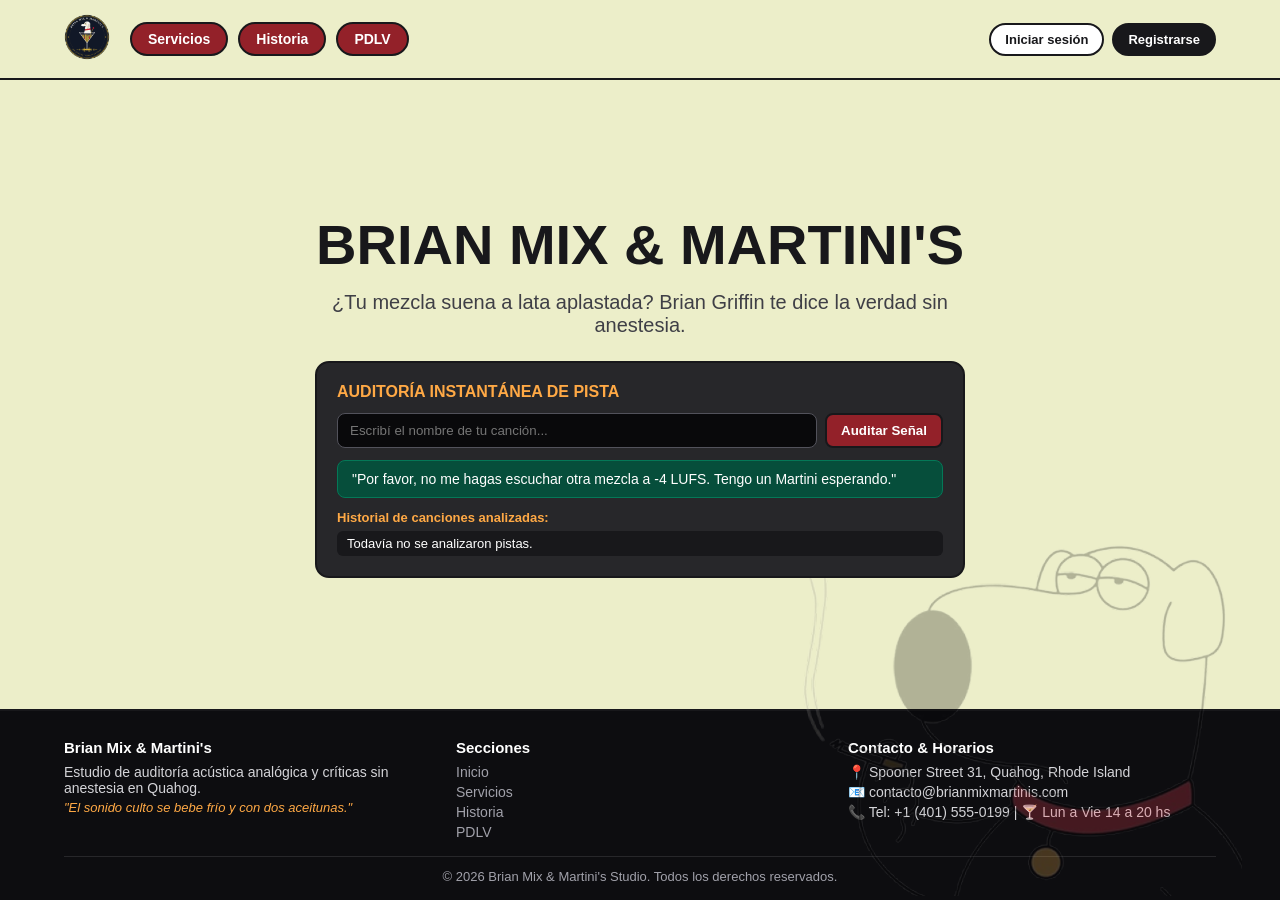
<file: index.html>
<!DOCTYPE html>
<html lang="es">
<head>
  <meta charset="UTF-8">
  <meta name="viewport" content="width=device-width, initial-scale=1.0">
  <title>Brian Mix &amp; Martini's — Home</title>
  <link rel="stylesheet" href="./styles.css">
</head>
<body>

  <!-- Imagen de Brian fumando como fondo -->
  <div class="brian-fondo">
    <img src="./img/BrianFumando.png" alt="Brian fumando">
  </div>

  <!-- Barra de navegacion superior -->
  <header class="barrasup">
    <a href="index.html" class="logo-link">
      <img src="./img/brian-mix-martinis-logo.png" alt="Logo" class="nav-logo">
    </a>

    <nav id="menuDesplegable" class="menu-desplegable">
      <a href="servicios.html" class="nav-item">Servicios</a>
      <a href="historia.html" class="nav-item">Historia</a>
      <a href="PDLV.html" class="nav-item">PDLV</a>
    </nav>

    <div class="acciones-header">
      <div id="bloqueBotonesUsuario" class="usuario">
        <button type="button" class="btn-user btn-login" onclick="abrirModalAuth('login')">Iniciar sesión</button>
        <button type="button" class="btn-user btn-register" onclick="abrirModalAuth('registro')">Registrarse</button>
      </div>

      <div id="bloqueSesionActiva" class="sesion-activa" style="display: none;">
        <span id="nombreUsuarioActivo" class="saludo-usuario">🍸 Hola, brian</span>
        <button type="button" class="btn-user btn-logout" onclick="cerrarSesion()">Salir</button>
      </div>

      <button type="button" id="btnHamburguesa" class="btn-hamburguesa" onclick="alternarMenuMovil()">☰</button>
    </div>
  </header>

  <!-- Modal simple de Login y Registro -->
  <div id="modalAuth" class="modal-overlay" style="display: none;">
    <div class="modal-box">
      <h3 id="tituloModalAuth">Iniciar Sesión</h3>
      <input type="text" id="inputAuthUsuario" class="input-simple" placeholder="Usuario (ej: brian)">
      <input type="password" id="inputAuthPassword" class="input-simple" placeholder="Contraseña (ej: martini)">
      <p id="mensajeModalAuth" class="auth-mensaje"></p>
      <div class="modal-botones">
        <button type="button" id="btnSubmitLogin" class="btn-rojo" onclick="procesarLogin()">Entrar</button>
        <button type="button" id="btnSubmitRegistro" class="btn-rojo" onclick="procesarRegistro()" style="display: none;">Crear Cuenta</button>
        <button type="button" class="btn-gris" onclick="cerrarModalAuth()">Cerrar</button>
      </div>
    </div>
  </div>

  <!-- Contenido Principal del Home -->
  <main class="home-main">
    <h1 class="titulo-home">Brian Mix &amp; Martini's</h1>
    <p class="subtitulo-home">
      ¿Tu mezcla suena a lata aplastada? Brian Griffin te dice la verdad sin anestesia.
    </p>

    <!-- Contenedor simple de Auditoria de Pista -->
    <section class="caja-analizador">
      <h2>Auditoría Instantánea de Pista</h2>

      <div class="fila-input">
        <input type="text" id="inputPista" class="input-pista" placeholder="Escribí el nombre de tu canción...">
        <button type="button" class="btn-rojo" onclick="analizarCancionRapida()">Auditar Señal</button>
      </div>

      <div id="veredictoBrian" class="pantalla-veredicto">
        <p id="textoVeredicto">"Por favor, no me hagas escuchar otra mezcla a -4 LUFS. Tengo un Martini esperando."</p>
      </div>

      <div class="caja-historial">
        <h3>Historial de canciones analizadas:</h3>
        <ul id="listaHistorial" class="lista-historial">
          <li>Todavía no se analizaron pistas.</li>
        </ul>
      </div>
    </section>
  </main>

  <!-- Footer con datos esenciales -->
  <footer class="footer-estudio">
    <div class="footer-columnas">
      <div class="footer-col">
        <h4>Brian Mix &amp; Martini's</h4>
        <p class="footer-bio">Estudio de auditoría acústica analógica y críticas sin anestesia en Quahog.</p>
        <p class="footer-lema">"El sonido culto se bebe frío y con dos aceitunas."</p>
      </div>
      <div class="footer-col footer-nav">
        <h4>Secciones</h4>
        <a href="index.html">Inicio</a>
        <a href="servicios.html">Servicios</a>
        <a href="historia.html">Historia</a>
        <a href="PDLV.html">PDLV</a>
      </div>
      <div class="footer-col">
        <h4>Contacto &amp; Horarios</h4>
        <p>📍 Spooner Street 31, Quahog, Rhode Island</p>
        <p>📧 contacto@brianmixmartinis.com</p>
        <p>📞 Tel: +1 (401) 555-0199 | 🍸 Lun a Vie 14 a 20 hs</p>
      </div>
    </div>
    <p class="footer-copy">© 2026 Brian Mix &amp; Martini's Studio. Todos los derechos reservados.</p>
  </footer>

  <script src="./funciones.js"></script>
</body>
</html>
</file>
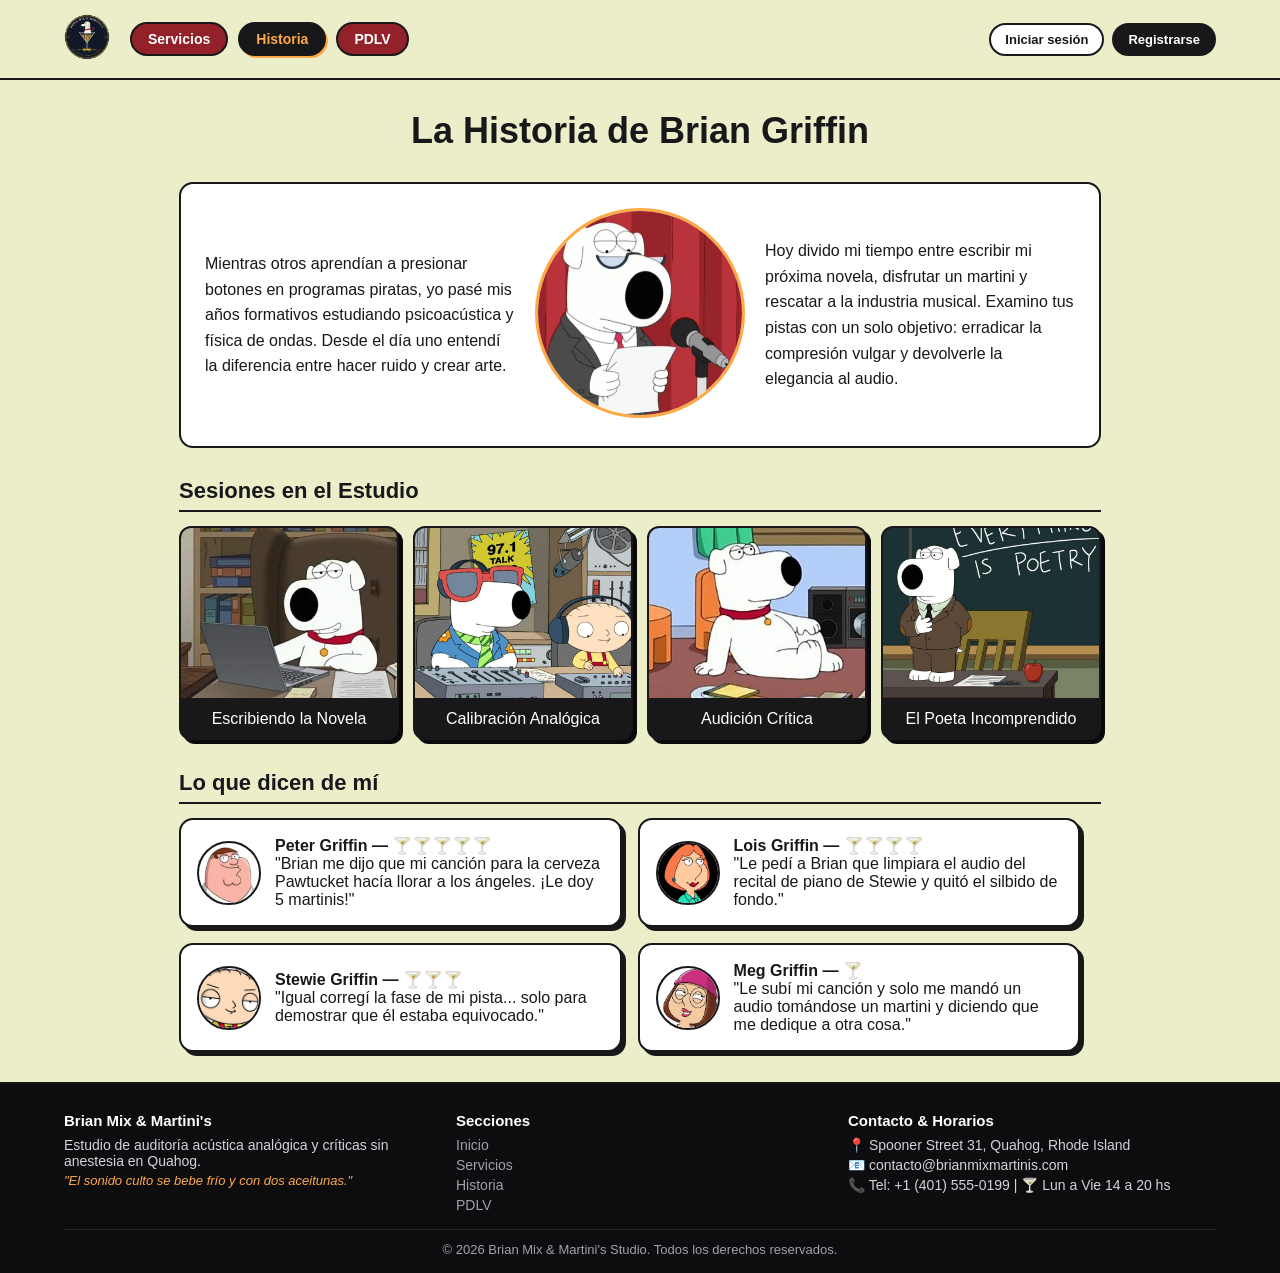
<file: historia.html>
<!DOCTYPE html>
<html lang="es">
<head>
  <meta charset="UTF-8">
  <meta name="viewport" content="width=device-width, initial-scale=1.0">
  <title>Historia — Brian Mix &amp; Martini's</title>
  <link rel="stylesheet" href="./styles.css">
</head>
<body>

  <!-- Barra de navegacion superior -->
  <header class="barrasup">
    <a href="index.html" class="logo-link">
      <img src="./img/brian-mix-martinis-logo.png" alt="Logo" class="nav-logo">
    </a>

    <nav id="menuDesplegable" class="menu-desplegable">
      <a href="servicios.html" class="nav-item">Servicios</a>
      <a href="historia.html" class="nav-item active">Historia</a>
      <a href="PDLV.html" class="nav-item">PDLV</a>
    </nav>

    <div class="acciones-header">
      <div id="bloqueBotonesUsuario" class="usuario">
        <button type="button" class="btn-user btn-login" onclick="abrirModalAuth('login')">Iniciar sesión</button>
        <button type="button" class="btn-user btn-register" onclick="abrirModalAuth('registro')">Registrarse</button>
      </div>

      <div id="bloqueSesionActiva" class="sesion-activa" style="display: none;">
        <span id="nombreUsuarioActivo" class="saludo-usuario">🍸 Hola, brian</span>
        <button type="button" class="btn-user btn-logout" onclick="cerrarSesion()">Salir</button>
      </div>

      <button type="button" id="btnHamburguesa" class="btn-hamburguesa" onclick="alternarMenuMovil()">☰</button>
    </div>
  </header>

  <!-- Modal simple de Login y Registro -->
  <div id="modalAuth" class="modal-overlay" style="display: none;">
    <div class="modal-box">
      <h3 id="tituloModalAuth">Iniciar Sesión</h3>
      <input type="text" id="inputAuthUsuario" class="input-simple" placeholder="Usuario (ej: brian)">
      <input type="password" id="inputAuthPassword" class="input-simple" placeholder="Contraseña (ej: martini)">
      <p id="mensajeModalAuth" class="auth-mensaje"></p>
      <div class="modal-botones">
        <button type="button" id="btnSubmitLogin" class="btn-rojo" onclick="procesarLogin()">Entrar</button>
        <button type="button" id="btnSubmitRegistro" class="btn-rojo" onclick="procesarRegistro()" style="display: none;">Crear Cuenta</button>
        <button type="button" class="btn-gris" onclick="cerrarModalAuth()">Cerrar</button>
      </div>
    </div>
  </div>

  <!-- Contenido Principal -->
  <main class="contenedor-pagina">
    <h1 class="titulo-seccion">La Historia de Brian Griffin</h1>

    <!-- Biografia en 3 columnas simples -->
    <section class="caja-historia">
      <div class="columna-historia">
        <p>Mientras otros aprendían a presionar botones en programas piratas, yo pasé mis años formativos estudiando psicoacústica y física de ondas. Desde el día uno entendí la diferencia entre hacer ruido y crear arte.</p>
      </div>

      <div class="columna-foto-formal">
        <img src="./img/BrianFormal.jpg" alt="Brian Formal">
      </div>

      <div class="columna-historia">
        <p>Hoy divido mi tiempo entre escribir mi próxima novela, disfrutar un martini y rescatar a la industria musical. Examino tus pistas con un solo objetivo: erradicar la compresión vulgar y devolverle la elegancia al audio.</p>
      </div>
    </section>

    <!-- Galeria de 4 fotos (Carrusel en celular) -->
    <section class="seccion-bloque">
      <h2 class="subtitulo-seccion">Sesiones en el Estudio</h2>
      <div class="galeria-fotos">
        <div id="slideHistoria0" class="slide-carrusel activo-movil">
          <div class="tarjeta-foto">
            <img src="./img/BrianWorking.jpeg" alt="Brian trabajando">
            <p>Escribiendo la Novela</p>
          </div>
        </div>
        <div id="slideHistoria1" class="slide-carrusel oculto-movil">
          <div class="tarjeta-foto">
            <img src="./img/BrianConsola.jpeg" alt="Brian en consola">
            <p>Calibración Analógica</p>
          </div>
        </div>
        <div id="slideHistoria2" class="slide-carrusel oculto-movil">
          <div class="tarjeta-foto">
            <img src="./img/BrianEscuchandoMusica.jpeg" alt="Brian escuchando musica">
            <p>Audición Crítica</p>
          </div>
        </div>
        <div id="slideHistoria3" class="slide-carrusel oculto-movil">
          <div class="tarjeta-foto">
            <img src="./img/BrianPoeta.jpeg" alt="Brian poeta">
            <p>El Poeta Incomprendido</p>
          </div>
        </div>
      </div>

      <div class="controles-carrusel-movil">
        <button type="button" class="btn-rojo" onclick="cambiarSlideHistoria(-1)">◀ Anterior</button>
        <span id="contadorCarruselHistoria">1 / 4</span>
        <button type="button" class="btn-rojo" onclick="cambiarSlideHistoria(1)">Siguiente ▶</button>
      </div>
    </section>

    <!-- Opiniones con Martinis -->
    <section class="seccion-bloque">
      <h2 class="subtitulo-seccion">Lo que dicen de mí</h2>
      <div class="lista-opiniones">
        <div class="tarjeta-opinion">
          <img src="./img/PeterGriffin.png" alt="Peter Griffin">
          <div>
            <strong>Peter Griffin — 🍸🍸🍸🍸🍸</strong>
            <p>"Brian me dijo que mi canción para la cerveza Pawtucket hacía llorar a los ángeles. ¡Le doy 5 martinis!"</p>
          </div>
        </div>

        <div class="tarjeta-opinion">
          <img src="./img/LoisGriffin.png" alt="Lois Griffin">
          <div>
            <strong>Lois Griffin — 🍸🍸🍸🍸</strong>
            <p>"Le pedí a Brian que limpiara el audio del recital de piano de Stewie y quitó el silbido de fondo."</p>
          </div>
        </div>

        <div class="tarjeta-opinion">
          <img src="./img/Stewie_Griffin.png" alt="Stewie Griffin">
          <div>
            <strong>Stewie Griffin — 🍸🍸🍸</strong>
            <p>"Igual corregí la fase de mi pista... solo para demostrar que él estaba equivocado."</p>
          </div>
        </div>

        <div class="tarjeta-opinion">
          <img src="./img/Meg_Griffin.png" alt="Meg Griffin">
          <div>
            <strong>Meg Griffin — 🍸</strong>
            <p>"Le subí mi canción y solo me mandó un audio tomándose un martini y diciendo que me dedique a otra cosa."</p>
          </div>
        </div>
      </div>
    </section>
  </main>

  <!-- Footer con datos esenciales -->
  <footer class="footer-estudio">
    <div class="footer-columnas">
      <div class="footer-col">
        <h4>Brian Mix &amp; Martini's</h4>
        <p class="footer-bio">Estudio de auditoría acústica analógica y críticas sin anestesia en Quahog.</p>
        <p class="footer-lema">"El sonido culto se bebe frío y con dos aceitunas."</p>
      </div>
      <div class="footer-col footer-nav">
        <h4>Secciones</h4>
        <a href="index.html">Inicio</a>
        <a href="servicios.html">Servicios</a>
        <a href="historia.html">Historia</a>
        <a href="PDLV.html">PDLV</a>
      </div>
      <div class="footer-col">
        <h4>Contacto &amp; Horarios</h4>
        <p>📍 Spooner Street 31, Quahog, Rhode Island</p>
        <p>📧 contacto@brianmixmartinis.com</p>
        <p>📞 Tel: +1 (401) 555-0199 | 🍸 Lun a Vie 14 a 20 hs</p>
      </div>
    </div>
    <p class="footer-copy">© 2026 Brian Mix &amp; Martini's Studio. Todos los derechos reservados.</p>
  </footer>

  <script src="./funciones.js"></script>
</body>
</html>
</file>
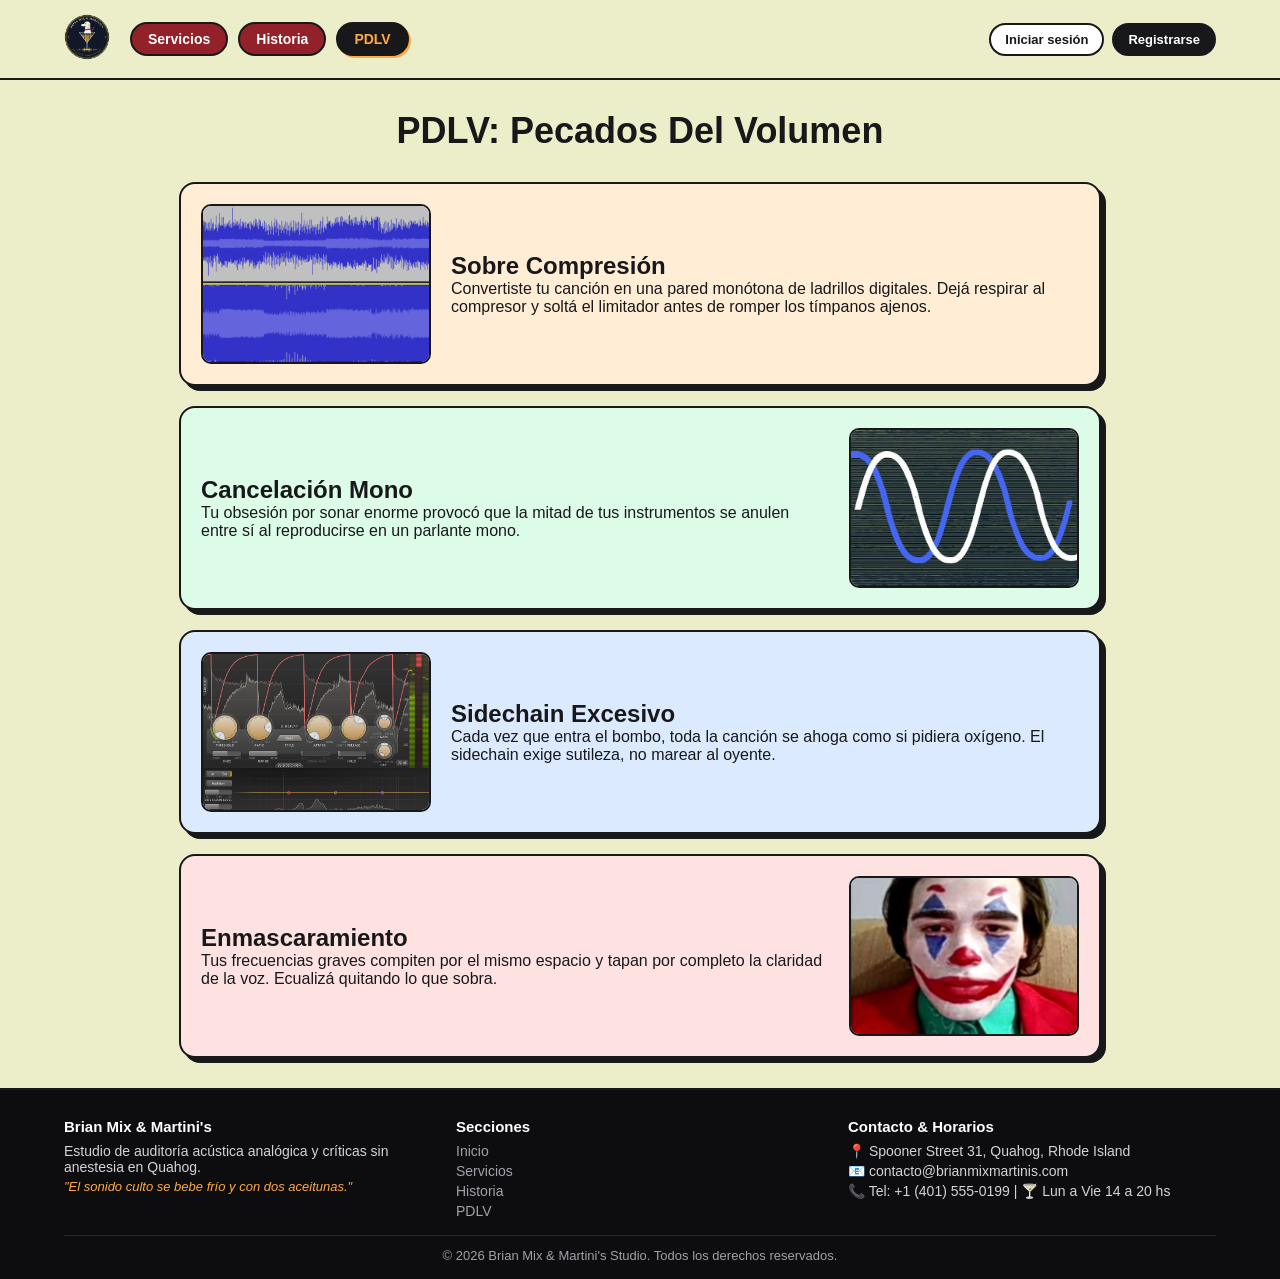
<file: PDLV.html>
<!DOCTYPE html>
<html lang="es">
<head>
  <meta charset="UTF-8">
  <meta name="viewport" content="width=device-width, initial-scale=1.0">
  <title>PDLV — Brian Mix &amp; Martini's</title>
  <link rel="stylesheet" href="./styles.css">
</head>
<body>

  <!-- Barra de navegacion superior -->
  <header class="barrasup">
    <a href="index.html" class="logo-link">
      <img src="./img/brian-mix-martinis-logo.png" alt="Logo" class="nav-logo">
    </a>

    <nav id="menuDesplegable" class="menu-desplegable">
      <a href="servicios.html" class="nav-item">Servicios</a>
      <a href="historia.html" class="nav-item">Historia</a>
      <a href="PDLV.html" class="nav-item active">PDLV</a>
    </nav>

    <div class="acciones-header">
      <div id="bloqueBotonesUsuario" class="usuario">
        <button type="button" class="btn-user btn-login" onclick="abrirModalAuth('login')">Iniciar sesión</button>
        <button type="button" class="btn-user btn-register" onclick="abrirModalAuth('registro')">Registrarse</button>
      </div>

      <div id="bloqueSesionActiva" class="sesion-activa" style="display: none;">
        <span id="nombreUsuarioActivo" class="saludo-usuario">🍸 Hola, brian</span>
        <button type="button" class="btn-user btn-logout" onclick="cerrarSesion()">Salir</button>
      </div>

      <button type="button" id="btnHamburguesa" class="btn-hamburguesa" onclick="alternarMenuMovil()">☰</button>
    </div>
  </header>

  <!-- Modal simple de Login y Registro -->
  <div id="modalAuth" class="modal-overlay" style="display: none;">
    <div class="modal-box">
      <h3 id="tituloModalAuth">Iniciar Sesión</h3>
      <input type="text" id="inputAuthUsuario" class="input-simple" placeholder="Usuario (ej: brian)">
      <input type="password" id="inputAuthPassword" class="input-simple" placeholder="Contraseña (ej: martini)">
      <p id="mensajeModalAuth" class="auth-mensaje"></p>
      <div class="modal-botones">
        <button type="button" id="btnSubmitLogin" class="btn-rojo" onclick="procesarLogin()">Entrar</button>
        <button type="button" id="btnSubmitRegistro" class="btn-rojo" onclick="procesarRegistro()" style="display: none;">Crear Cuenta</button>
        <button type="button" class="btn-gris" onclick="cerrarModalAuth()">Cerrar</button>
      </div>
    </div>
  </div>

  <!-- Contenido Principal -->
  <main class="contenedor-pagina">
    <h1 class="titulo-seccion">PDLV: Pecados Del Volumen</h1>

    <section class="lista-pdlv">
      <!-- Pecado 1 -->
      <div id="slidePdlv0" class="slide-carrusel activo-movil">
        <div class="tarjeta-pdlv color-ocre">
          <img src="./img/SenalComprimida.png" alt="Sobre Compresion" class="img-pdlv">
          <div class="texto-pdlv">
            <h2>Sobre Compresión</h2>
            <p>Convertiste tu canción en una pared monótona de ladrillos digitales. Dejá respirar al compresor y soltá el limitador antes de romper los tímpanos ajenos.</p>
          </div>
        </div>
      </div>

      <!-- Pecado 2 -->
      <div id="slidePdlv1" class="slide-carrusel oculto-movil">
        <div class="tarjeta-pdlv color-verde invertido">
          <img src="./img/CancelacionMono.png" alt="Cancelacion Mono" class="img-pdlv">
          <div class="texto-pdlv">
            <h2>Cancelación Mono</h2>
            <p>Tu obsesión por sonar enorme provocó que la mitad de tus instrumentos se anulen entre sí al reproducirse en un parlante mono.</p>
          </div>
        </div>
      </div>

      <!-- Pecado 3 -->
      <div id="slidePdlv2" class="slide-carrusel oculto-movil">
        <div class="tarjeta-pdlv color-azul">
          <img src="./img/Sidechain.png" alt="Sidechain Excesivo" class="img-pdlv">
          <div class="texto-pdlv">
            <h2>Sidechain Excesivo</h2>
            <p>Cada vez que entra el bombo, toda la canción se ahoga como si pidiera oxígeno. El sidechain exige sutileza, no marear al oyente.</p>
          </div>
        </div>
      </div>

      <!-- Pecado 4 -->
      <div id="slidePdlv3" class="slide-carrusel oculto-movil">
        <div class="tarjeta-pdlv color-granate invertido">
          <img src="./img/Mask_clown.jpg" alt="Enmascaramiento" class="img-pdlv">
          <div class="texto-pdlv">
            <h2>Enmascaramiento</h2>
            <p>Tus frecuencias graves compiten por el mismo espacio y tapan por completo la claridad de la voz. Ecualizá quitando lo que sobra.</p>
          </div>
        </div>
      </div>

      <div class="controles-carrusel-movil">
        <button type="button" class="btn-rojo" onclick="cambiarSlidePdlv(-1)">◀ Anterior</button>
        <span id="contadorCarruselPdlv">1 / 4</span>
        <button type="button" class="btn-rojo" onclick="cambiarSlidePdlv(1)">Siguiente ▶</button>
      </div>
    </section>
  </main>

  <!-- Footer con datos esenciales -->
  <footer class="footer-estudio">
    <div class="footer-columnas">
      <div class="footer-col">
        <h4>Brian Mix &amp; Martini's</h4>
        <p class="footer-bio">Estudio de auditoría acústica analógica y críticas sin anestesia en Quahog.</p>
        <p class="footer-lema">"El sonido culto se bebe frío y con dos aceitunas."</p>
      </div>
      <div class="footer-col footer-nav">
        <h4>Secciones</h4>
        <a href="index.html">Inicio</a>
        <a href="servicios.html">Servicios</a>
        <a href="historia.html">Historia</a>
        <a href="PDLV.html">PDLV</a>
      </div>
      <div class="footer-col">
        <h4>Contacto &amp; Horarios</h4>
        <p>📍 Spooner Street 31, Quahog, Rhode Island</p>
        <p>📧 contacto@brianmixmartinis.com</p>
        <p>📞 Tel: +1 (401) 555-0199 | 🍸 Lun a Vie 14 a 20 hs</p>
      </div>
    </div>
    <p class="footer-copy">© 2026 Brian Mix &amp; Martini's Studio. Todos los derechos reservados.</p>
  </footer>

  <script src="./funciones.js"></script>
</body>
</html>
</file>
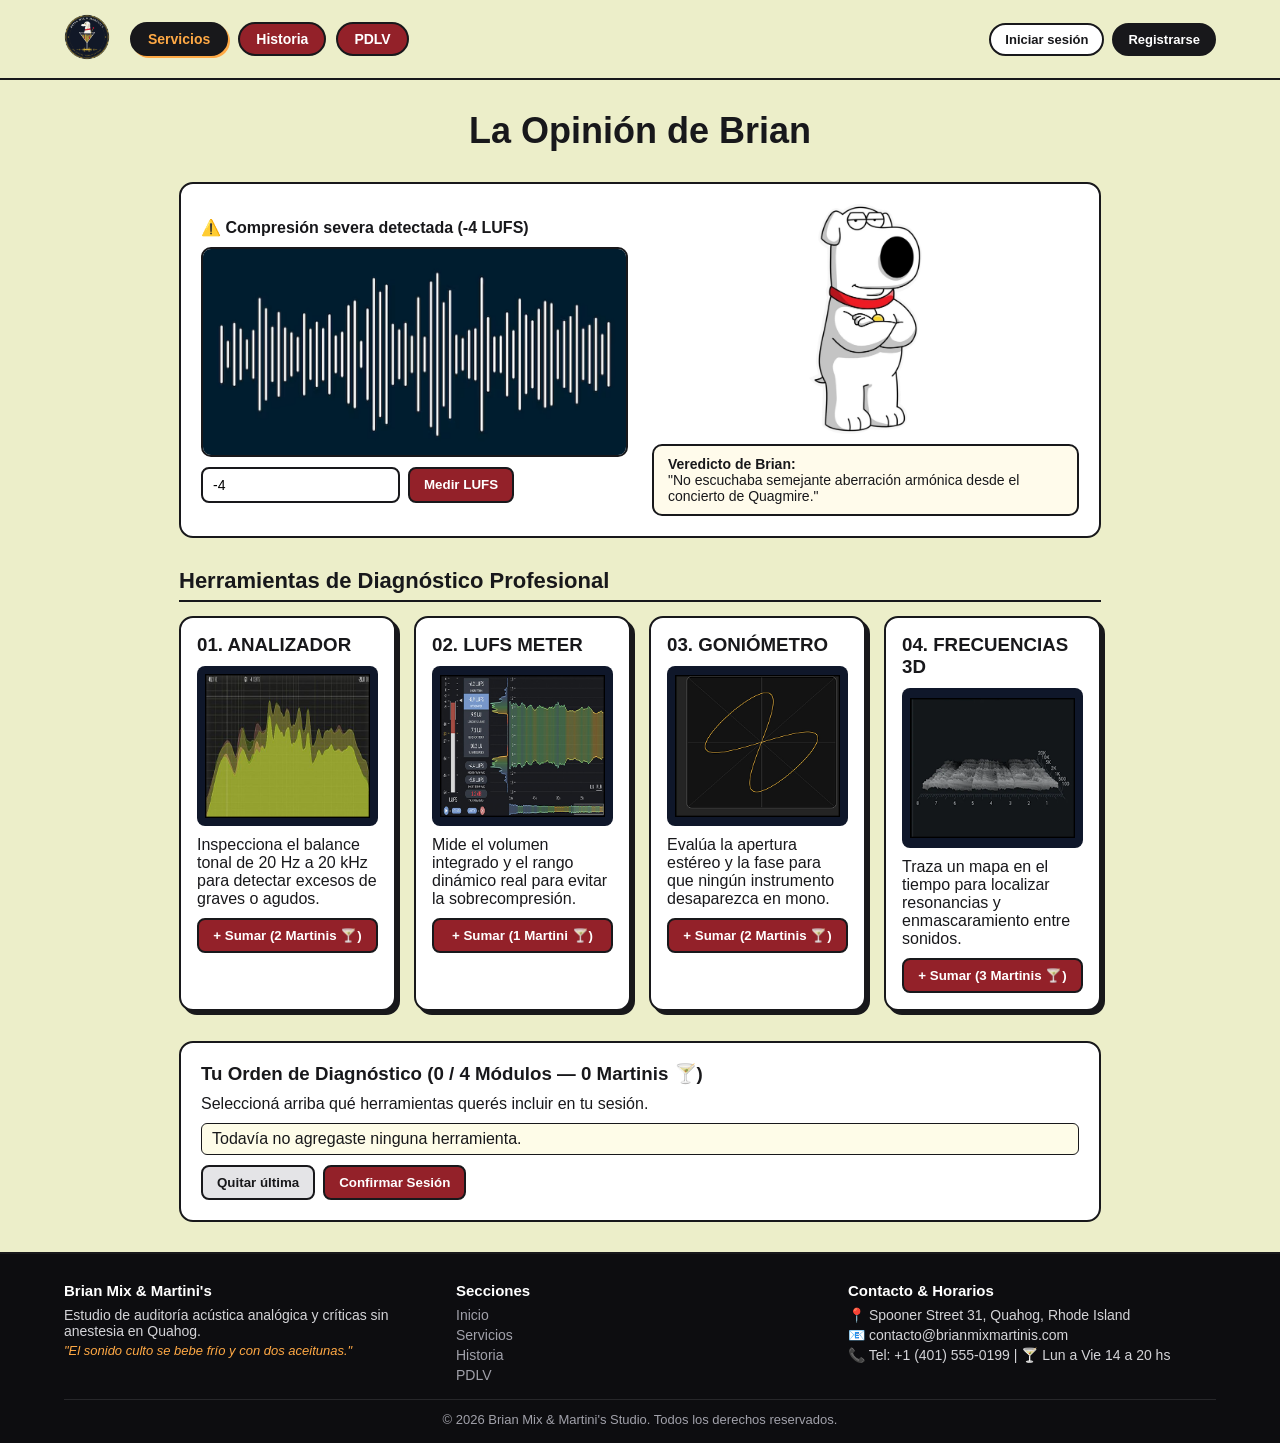
<file: servicios.html>
<!DOCTYPE html>
<html lang="es">
<head>
  <meta charset="UTF-8">
  <meta name="viewport" content="width=device-width, initial-scale=1.0">
  <title>Servicios — Brian Mix &amp; Martini's</title>
  <link rel="stylesheet" href="./styles.css">
</head>
<body>

  <!-- Barra de navegacion superior -->
  <header class="barrasup">
    <a href="index.html" class="logo-link">
      <img src="./img/brian-mix-martinis-logo.png" alt="Logo" class="nav-logo">
    </a>

    <nav id="menuDesplegable" class="menu-desplegable">
      <a href="servicios.html" class="nav-item active">Servicios</a>
      <a href="historia.html" class="nav-item">Historia</a>
      <a href="PDLV.html" class="nav-item">PDLV</a>
    </nav>

    <div class="acciones-header">
      <div id="bloqueBotonesUsuario" class="usuario">
        <button type="button" class="btn-user btn-login" onclick="abrirModalAuth('login')">Iniciar sesión</button>
        <button type="button" class="btn-user btn-register" onclick="abrirModalAuth('registro')">Registrarse</button>
      </div>

      <div id="bloqueSesionActiva" class="sesion-activa" style="display: none;">
        <span id="nombreUsuarioActivo" class="saludo-usuario">🍸 Hola, brian</span>
        <button type="button" class="btn-user btn-logout" onclick="cerrarSesion()">Salir</button>
      </div>

      <button type="button" id="btnHamburguesa" class="btn-hamburguesa" onclick="alternarMenuMovil()">☰</button>
    </div>
  </header>

  <!-- Modal simple de Login y Registro -->
  <div id="modalAuth" class="modal-overlay" style="display: none;">
    <div class="modal-box">
      <h3 id="tituloModalAuth">Iniciar Sesión</h3>
      <input type="text" id="inputAuthUsuario" class="input-simple" placeholder="Usuario (ej: brian)">
      <input type="password" id="inputAuthPassword" class="input-simple" placeholder="Contraseña (ej: martini)">
      <p id="mensajeModalAuth" class="auth-mensaje"></p>
      <div class="modal-botones">
        <button type="button" id="btnSubmitLogin" class="btn-rojo" onclick="procesarLogin()">Entrar</button>
        <button type="button" id="btnSubmitRegistro" class="btn-rojo" onclick="procesarRegistro()" style="display: none;">Crear Cuenta</button>
        <button type="button" class="btn-gris" onclick="cerrarModalAuth()">Cerrar</button>
      </div>
    </div>
  </div>

  <!-- Contenido Principal -->
  <main class="contenedor-pagina">
    <h1 class="titulo-seccion">La Opinión de Brian</h1>

    <!-- Simulador de Medidor LUFS -->
    <section class="caja-simulador">
      <div class="columna-onda">
        <strong id="estadoSenal">⚠️ Compresión severa detectada (-4 LUFS)</strong>
        <img id="imagenSenal" src="./img/Waveform_Ejemplo.png" alt="Forma de onda" class="img-onda">
        <div class="fila-input">
          <input type="number" id="inputLufs" class="input-simple" value="-4" placeholder="Ej: -14">
          <button type="button" class="btn-rojo" onclick="evaluarNivelLufs()">Medir LUFS</button>
        </div>
      </div>

      <div class="columna-brian-juez">
        <img id="imagenBrianServicio" src="./img/Brian_Jugzando_Recorte.png" alt="Brian evaluando" class="img-brian-juez">
        <div id="cajaVeredictoServicio" class="caja-veredicto-lufs">
          <strong id="tituloVeredictoServicio">Veredicto de Brian:</strong>
          <p id="textoVeredictoServicio">"No escuchaba semejante aberración armónica desde el concierto de Quagmire."</p>
        </div>
      </div>
    </section>

    <!-- Herramientas de Diagnostico (Carrusel en celular) -->
    <section class="seccion-bloque">
      <h2 class="subtitulo-seccion">Herramientas de Diagnóstico Profesional</h2>

      <div class="grilla-herramientas">
        <div id="slideServicios0" class="slide-carrusel activo-movil">
          <div class="tarjeta-herramienta">
            <h3>01. ANALIZADOR</h3>
            <img src="./img/Analizador.png" alt="Analizador">
            <p>Inspecciona el balance tonal de 20 Hz a 20 kHz para detectar excesos de graves o agudos.</p>
            <button type="button" class="btn-rojo" onclick="agregarHerramienta('Analizador de Espectro', 2)">+ Sumar (2 Martinis 🍸)</button>
          </div>
        </div>

        <div id="slideServicios1" class="slide-carrusel oculto-movil">
          <div class="tarjeta-herramienta">
            <h3>02. LUFS METER</h3>
            <img src="./img/LUFS.png" alt="LUFS">
            <p>Mide el volumen integrado y el rango dinámico real para evitar la sobrecompresión.</p>
            <button type="button" class="btn-rojo" onclick="agregarHerramienta('Medidor LUFS', 1)">+ Sumar (1 Martini 🍸)</button>
          </div>
        </div>

        <div id="slideServicios2" class="slide-carrusel oculto-movil">
          <div class="tarjeta-herramienta">
            <h3>03. GONIÓMETRO</h3>
            <img src="./img/Gonometro.png" alt="Goniometro">
            <p>Evalúa la apertura estéreo y la fase para que ningún instrumento desaparezca en mono.</p>
            <button type="button" class="btn-rojo" onclick="agregarHerramienta('Goniometro de Fase', 2)">+ Sumar (2 Martinis 🍸)</button>
          </div>
        </div>

        <div id="slideServicios3" class="slide-carrusel oculto-movil">
          <div class="tarjeta-herramienta">
            <h3>04. FRECUENCIAS 3D</h3>
            <img src="./img/Frecuencias.png" alt="Frecuencias">
            <p>Traza un mapa en el tiempo para localizar resonancias y enmascaramiento entre sonidos.</p>
            <button type="button" class="btn-rojo" onclick="agregarHerramienta('Espectrograma 3D', 3)">+ Sumar (3 Martinis 🍸)</button>
          </div>
        </div>
      </div>

      <div class="controles-carrusel-movil">
        <button type="button" class="btn-rojo" onclick="cambiarSlideServicios(-1)">◀ Anterior</button>
        <span id="contadorCarruselServicios">1 / 4</span>
        <button type="button" class="btn-rojo" onclick="cambiarSlideServicios(1)">Siguiente ▶</button>
      </div>
    </section>

    <!-- Orden de Diagnostico Acustico -->
    <section class="caja-orden">
      <h3>Tu Orden de Diagnóstico (<span id="contadorHerramientas">0 / 4 Módulos</span> — <span id="totalMartinis">0 Martinis 🍸</span>)</h3>
      <p id="mensajeOrden">Seleccioná arriba qué herramientas querés incluir en tu sesión.</p>
      <ul id="listaHerramientasElegidas" class="lista-simple">
        <li>Todavía no agregaste ninguna herramienta.</li>
      </ul>
      <div class="fila-botones">
        <button type="button" class="btn-gris" onclick="quitarUltimaHerramienta()">Quitar última</button>
        <button type="button" class="btn-rojo" onclick="confirmarSesionAuditoria()">Confirmar Sesión</button>
      </div>
    </section>
  </main>

  <!-- Footer con datos esenciales -->
  <footer class="footer-estudio">
    <div class="footer-columnas">
      <div class="footer-col">
        <h4>Brian Mix &amp; Martini's</h4>
        <p class="footer-bio">Estudio de auditoría acústica analógica y críticas sin anestesia en Quahog.</p>
        <p class="footer-lema">"El sonido culto se bebe frío y con dos aceitunas."</p>
      </div>
      <div class="footer-col footer-nav">
        <h4>Secciones</h4>
        <a href="index.html">Inicio</a>
        <a href="servicios.html">Servicios</a>
        <a href="historia.html">Historia</a>
        <a href="PDLV.html">PDLV</a>
      </div>
      <div class="footer-col">
        <h4>Contacto &amp; Horarios</h4>
        <p>📍 Spooner Street 31, Quahog, Rhode Island</p>
        <p>📧 contacto@brianmixmartinis.com</p>
        <p>📞 Tel: +1 (401) 555-0199 | 🍸 Lun a Vie 14 a 20 hs</p>
      </div>
    </div>
    <p class="footer-copy">© 2026 Brian Mix &amp; Martini's Studio. Todos los derechos reservados.</p>
  </footer>

  <script src="./funciones.js"></script>
</body>
</html>
</file>
<file: styles.css>
/* =========================================================
   BRIAN MIX & MARTINI'S - ESTILOS CSS SIMPLIFICADOS
   ========================================================= */

/* 1. RESET BASICO Y CUERPO DE LA PAGINA */
* {
  margin: 0;
  padding: 0;
  box-sizing: border-box;
}

body {
  font-family: Arial, Helvetica, sans-serif;
  background-color: #eceec9;
  color: #18181b;
  min-height: 100vh;
  display: flex;
  flex-direction: column;
}

/* 2. BARRA DE NAVEGACION SUPERIOR (HEADER) */
.barrasup {
  display: flex;
  justify-content: space-between;
  align-items: center;
  padding: 14px 5%;
  background-color: #eceec9;
  border-bottom: 2px solid #18181b;
  position: sticky;
  top: 0;
  z-index: 100;
}

.nav-logo {
  height: 46px;
  transition: transform 0.25s ease;
}

.nav-logo:hover {
  transform: rotate(-3deg) scale(1.05);
}

.menu-desplegable {
  display: flex;
  gap: 10px;
  flex: 1;
  margin-left: 20px;
}

.nav-item {
  text-decoration: none;
  background-color: #932129;
  color: #ffffff;
  font-weight: bold;
  padding: 7px 16px;
  border-radius: 20px;
  border: 2px solid #18181b;
  font-size: 14px;
  transition: all 0.25s ease;
}

.nav-item:hover {
  background-color: #b91c1c;
  transform: translateY(-2px);
  box-shadow: 2px 2px 0px #18181b;
}

.nav-item.active {
  background-color: #18181b;
  color: #ffa945;
  box-shadow: 2px 2px 0px #ffa945;
}

.acciones-header {
  display: flex;
  align-items: center;
  gap: 8px;
}

.usuario,
.sesion-activa {
  display: flex;
  align-items: center;
  gap: 8px;
}

.btn-user {
  padding: 7px 14px;
  border-radius: 20px;
  border: 2px solid #18181b;
  font-weight: bold;
  font-size: 13px;
  cursor: pointer;
  transition: all 0.2s ease;
}

.btn-user:hover {
  transform: translateY(-2px);
  box-shadow: 2px 2px 0px #18181b;
}

.btn-login {
  background-color: #ffffff;
  color: #18181b;
}

.btn-register {
  background-color: #18181b;
  color: #ffffff;
}

.btn-logout {
  background-color: #fee2e2;
  color: #991b1b;
}

.saludo-usuario {
  background-color: #18181b;
  color: #ffa945;
  padding: 6px 12px;
  border-radius: 20px;
  font-size: 13px;
  font-weight: bold;
}

.btn-hamburguesa {
  display: none;
  background-color: #18181b;
  color: #ffffff;
  border: 2px solid #18181b;
  border-radius: 8px;
  padding: 5px 10px;
  font-size: 18px;
  cursor: pointer;
}

/* 3. MODAL SIMPLE DE LOGIN Y REGISTRO */
.modal-overlay {
  position: fixed;
  top: 0;
  left: 0;
  width: 100%;
  height: 100%;
  background-color: rgba(0, 0, 0, 0.65);
  display: flex;
  justify-content: center;
  align-items: center;
  z-index: 200;
  padding: 15px;
}

.modal-box {
  background-color: #ffffff;
  border: 2px solid #18181b;
  border-radius: 14px;
  padding: 20px;
  width: 100%;
  max-width: 340px;
  display: flex;
  flex-direction: column;
  gap: 10px;
}

.input-simple {
  padding: 8px 10px;
  border: 2px solid #18181b;
  border-radius: 8px;
  font-size: 14px;
}

.auth-mensaje {
  font-size: 13px;
  font-weight: bold;
  min-height: 18px;
}

.modal-botones,
.fila-botones {
  display: flex;
  gap: 8px;
}

.btn-rojo {
  background-color: #932129;
  color: #ffffff;
  border: 2px solid #18181b;
  border-radius: 8px;
  padding: 8px 14px;
  font-weight: bold;
  cursor: pointer;
  transition: all 0.2s ease;
}

.btn-rojo:hover {
  background-color: #b91c1c;
  transform: translateY(-2px);
  box-shadow: 2px 2px 0px #18181b;
}

.btn-gris {
  background-color: #e4e4e7;
  color: #18181b;
  border: 2px solid #18181b;
  border-radius: 8px;
  padding: 8px 14px;
  font-weight: bold;
  cursor: pointer;
  transition: all 0.2s ease;
}

.btn-gris:hover {
  background-color: #d4d4d8;
  transform: translateY(-2px);
  box-shadow: 2px 2px 0px #18181b;
}

/* 4. PAGINA HOME (INDEX.HTML) */
.brian-fondo {
  position: fixed;
  right: 3%;
  bottom: 0;
  z-index: 0;
  pointer-events: none;
}

.brian-fondo img {
  max-height: 80vh;
  opacity: 0.25;
}

.home-main {
  flex: 1;
  display: flex;
  flex-direction: column;
  align-items: center;
  justify-content: center;
  text-align: center;
  padding: 40px 5%;
  position: relative;
  z-index: 2;
  gap: 14px;
}

.titulo-home {
  font-size: 56px;
  font-weight: 900;
  text-transform: uppercase;
}

.subtitulo-home {
  font-size: 20px;
  color: #3f3f46;
  max-width: 680px;
}

.caja-analizador {
  background-color: #27272a;
  color: #ffffff;
  border: 2px solid #18181b;
  border-radius: 14px;
  padding: 20px;
  width: 100%;
  max-width: 650px;
  text-align: left;
  display: flex;
  flex-direction: column;
  gap: 12px;
  margin-top: 10px;
}

.caja-analizador h2 {
  font-size: 16px;
  color: #ffa945;
  text-transform: uppercase;
}

.fila-input {
  display: flex;
  gap: 8px;
}

.input-pista {
  flex: 1;
  padding: 9px 12px;
  border-radius: 8px;
  border: 1px solid #52525b;
  background-color: #09090b;
  color: #ffffff;
}

.pantalla-veredicto {
  background-color: #064e3b;
  color: #ffffff;
  border: 1px solid #047857;
  border-radius: 8px;
  padding: 10px 14px;
  font-size: 14px;
}

.caja-historial h3 {
  font-size: 13px;
  color: #ffa945;
  margin-bottom: 6px;
}

.lista-historial {
  list-style: none;
  display: flex;
  flex-direction: column;
  gap: 4px;
  font-size: 13px;
  color: #ffffff;
}

.lista-historial li {
  background-color: #18181b;
  padding: 5px 10px;
  border-radius: 6px;
}

/* 5. ESTILOS GENERALES DE LAS SUBPAGINAS */
.contenedor-pagina {
  flex: 1;
  max-width: 1050px;
  width: 100%;
  margin: 0 auto;
  padding: 30px 5%;
  display: flex;
  flex-direction: column;
  gap: 30px;
}

.titulo-seccion {
  text-align: center;
  font-size: 36px;
  font-weight: 900;
}

.subtitulo-seccion {
  font-size: 22px;
  border-bottom: 2px solid #18181b;
  padding-bottom: 6px;
  margin-bottom: 14px;
}

/* 6. PAGINA HISTORIA */
.caja-historia {
  background-color: #ffffff;
  border: 2px solid #18181b;
  border-radius: 14px;
  padding: 24px;
  display: flex;
  align-items: center;
  gap: 20px;
}

.columna-historia {
  flex: 1;
  line-height: 1.6;
}

.columna-foto-formal img {
  width: 210px;
  height: 210px;
  object-fit: cover;
  border-radius: 50%;
  border: 3px solid #ffa945;
}

.galeria-fotos {
  display: flex;
  gap: 14px;
}

.tarjeta-foto {
  background-color: #18181b;
  color: #ffffff;
  border: 2px solid #18181b;
  border-radius: 12px;
  overflow: hidden;
  text-align: center;
  padding-bottom: 10px;
  box-shadow: 4px 4px 0px #09090b;
  transition: all 0.25s ease;
}

.tarjeta-foto:hover {
  transform: translateY(-4px);
  box-shadow: 6px 6px 0px #09090b;
}

.tarjeta-foto img {
  width: 100%;
  height: 170px;
  object-fit: cover;
  margin-bottom: 8px;
}

.lista-opiniones {
  display: flex;
  flex-wrap: wrap;
  gap: 16px;
}

.tarjeta-opinion {
  background-color: #ffffff;
  border: 2px solid #18181b;
  border-radius: 14px;
  padding: 16px;
  width: 48%;
  display: flex;
  align-items: center;
  gap: 14px;
  box-shadow: 4px 4px 0px #18181b;
  transition: all 0.25s ease;
}

.tarjeta-opinion:hover {
  transform: translateY(-3px);
  box-shadow: 6px 6px 0px #18181b;
}

.tarjeta-opinion img {
  width: 64px;
  height: 64px;
  border-radius: 50%;
  object-fit: cover;
  border: 2px solid #18181b;
}

/* 7. PAGINA SERVICIOS */
.caja-simulador {
  background-color: #ffffff;
  border: 2px solid #18181b;
  border-radius: 14px;
  padding: 20px;
  display: flex;
  align-items: center;
  gap: 24px;
}

.columna-onda,
.columna-brian-juez {
  flex: 1;
  display: flex;
  flex-direction: column;
  gap: 10px;
}

.columna-brian-juez {
  align-items: center;
}

.img-onda {
  width: 100%;
  height: 210px;
  object-fit: fill;
  background-color: #09090b;
  border: 2px solid #18181b;
  border-radius: 10px;
}

.img-brian-juez {
  height: 230px;
  width: auto;
  object-fit: contain;
}

.caja-veredicto-lufs {
  background-color: #fffbeb;
  border: 2px solid #18181b;
  border-radius: 10px;
  padding: 10px 14px;
  width: 100%;
  font-size: 14px;
}

.grilla-herramientas {
  display: flex;
  flex-wrap: wrap;
  gap: 18px;
}

.grilla-herramientas .slide-carrusel {
  width: 48%;
}

.tarjeta-herramienta {
  background-color: #ffffff;
  border: 2px solid #18181b;
  border-radius: 14px;
  padding: 16px;
  display: flex;
  flex-direction: column;
  gap: 10px;
  height: 100%;
  box-shadow: 4px 4px 0px #18181b;
  transition: all 0.25s ease;
}

.tarjeta-herramienta:hover {
  transform: translateY(-3px);
  box-shadow: 6px 6px 0px #18181b;
}

.tarjeta-herramienta img {
  width: 100%;
  height: 160px;
  object-fit: contain;
  background-color: #0f172a;
  border-radius: 8px;
  padding: 8px;
}

.caja-orden {
  background-color: #ffffff;
  border: 2px solid #18181b;
  border-radius: 14px;
  padding: 20px;
  display: flex;
  flex-direction: column;
  gap: 10px;
}

.lista-simple {
  list-style: none;
  display: flex;
  flex-direction: column;
  gap: 6px;
}

.lista-simple li {
  background-color: #fefce8;
  border: 1px solid #18181b;
  padding: 6px 10px;
  border-radius: 6px;
}

/* 8. PAGINA PDLV */
.lista-pdlv {
  display: flex;
  flex-direction: column;
  gap: 20px;
}

.tarjeta-pdlv {
  border: 2px solid #18181b;
  border-radius: 16px;
  padding: 20px;
  display: flex;
  align-items: center;
  gap: 20px;
  box-shadow: 5px 5px 0px #18181b;
  transition: all 0.25s ease;
}

.tarjeta-pdlv:hover {
  transform: translateY(-3px);
  box-shadow: 7px 7px 0px #18181b;
}

.tarjeta-pdlv.invertido {
  flex-direction: row-reverse;
}

.color-ocre { background-color: #ffedd5; }
.color-verde { background-color: #dcfce7; }
.color-azul { background-color: #dbeafe; }
.color-granate { background-color: #fee2e2; }

.img-pdlv {
  width: 230px;
  height: 160px;
  object-fit: cover;
  border: 2px solid #18181b;
  border-radius: 10px;
}

.texto-pdlv {
  flex: 1;
}

/* 9. CARRUSEL BASE (EN ESCRITORIO SE VEN TODOS) */
.slide-carrusel {
  flex: 1;
}

.controles-carrusel-movil {
  display: none;
}

/* 10. FOOTER */
.footer-estudio {
  background-color: #0d0d10;
  color: #d4d4d8;
  padding: 28px 5% 16px 5%;
  margin-top: auto;
  border-top: 2px solid #18181b;
}

.footer-columnas {
  display: flex;
  justify-content: space-between;
  gap: 24px;
  margin-bottom: 16px;
}

.footer-col {
  flex: 1;
  display: flex;
  flex-direction: column;
  gap: 4px;
  font-size: 14px;
}

.footer-col h4 {
  color: #ffffff;
  margin-bottom: 4px;
  font-size: 15px;
}

.footer-lema {
  color: #ffa945;
  font-style: italic;
  font-size: 13px;
}

.footer-nav {
  flex-direction: column;
}

.footer-nav a {
  color: #a1a1aa;
  text-decoration: none;
  transition: color 0.2s ease;
}

.footer-nav a:hover {
  color: #ffa945;
}

.footer-copy {
  font-size: 13px;
  color: #a1a1aa;
  border-top: 1px solid #27272a;
  padding-top: 12px;
  text-align: center;
}

/* 11. RESPONSIVE PARA CELULAR (MENOR O IGUAL A 640PX) */
@media (max-width: 640px) {
  .barrasup {
    padding: 10px 4%;
  }

  .nav-logo {
    height: 36px;
  }

  .btn-user {
    font-size: 11px;
    padding: 5px 9px;
  }

  .btn-hamburguesa {
    display: block;
  }

  /* Menu hamburguesa flotante pegado al margen derecho */
  .menu-desplegable {
    display: none;
    position: absolute;
    top: 100%;
    right: 4%;
    width: 170px;
    background-color: #eceec9;
    border: 2px solid #18181b;
    border-radius: 12px;
    padding: 10px;
    flex-direction: column;
    gap: 8px;
  }

  .menu-desplegable.abierto {
    display: flex;
  }

  .nav-item {
    text-align: center;
  }

  .titulo-home {
    font-size: 34px;
  }

  .caja-historia,
  .caja-simulador,
  .tarjeta-pdlv,
  .tarjeta-pdlv.invertido {
    flex-direction: column;
    text-align: center;
  }

  .tarjeta-opinion,
  .grilla-herramientas .slide-carrusel {
    width: 100%;
  }

  /* Carrusel activo en celular */
  .slide-carrusel.oculto-movil {
    display: none;
  }

  .slide-carrusel.activo-movil {
    display: block;
    width: 100%;
  }

  .controles-carrusel-movil {
    display: flex;
    justify-content: space-between;
    align-items: center;
    background-color: #18181b;
    color: #ffffff;
    padding: 8px 12px;
    border-radius: 10px;
    margin-top: 10px;
  }

  /* Footer reducido en celular */
  .footer-estudio {
    padding: 14px 4%;
  }

  .footer-bio,
  .footer-nav h4 {
    display: none;
  }

  .footer-nav {
    flex-direction: row;
    justify-content: center;
    gap: 14px;
  }

  .footer-columnas {
    flex-direction: column;
    text-align: center;
    gap: 8px;
  }
}
</file>
